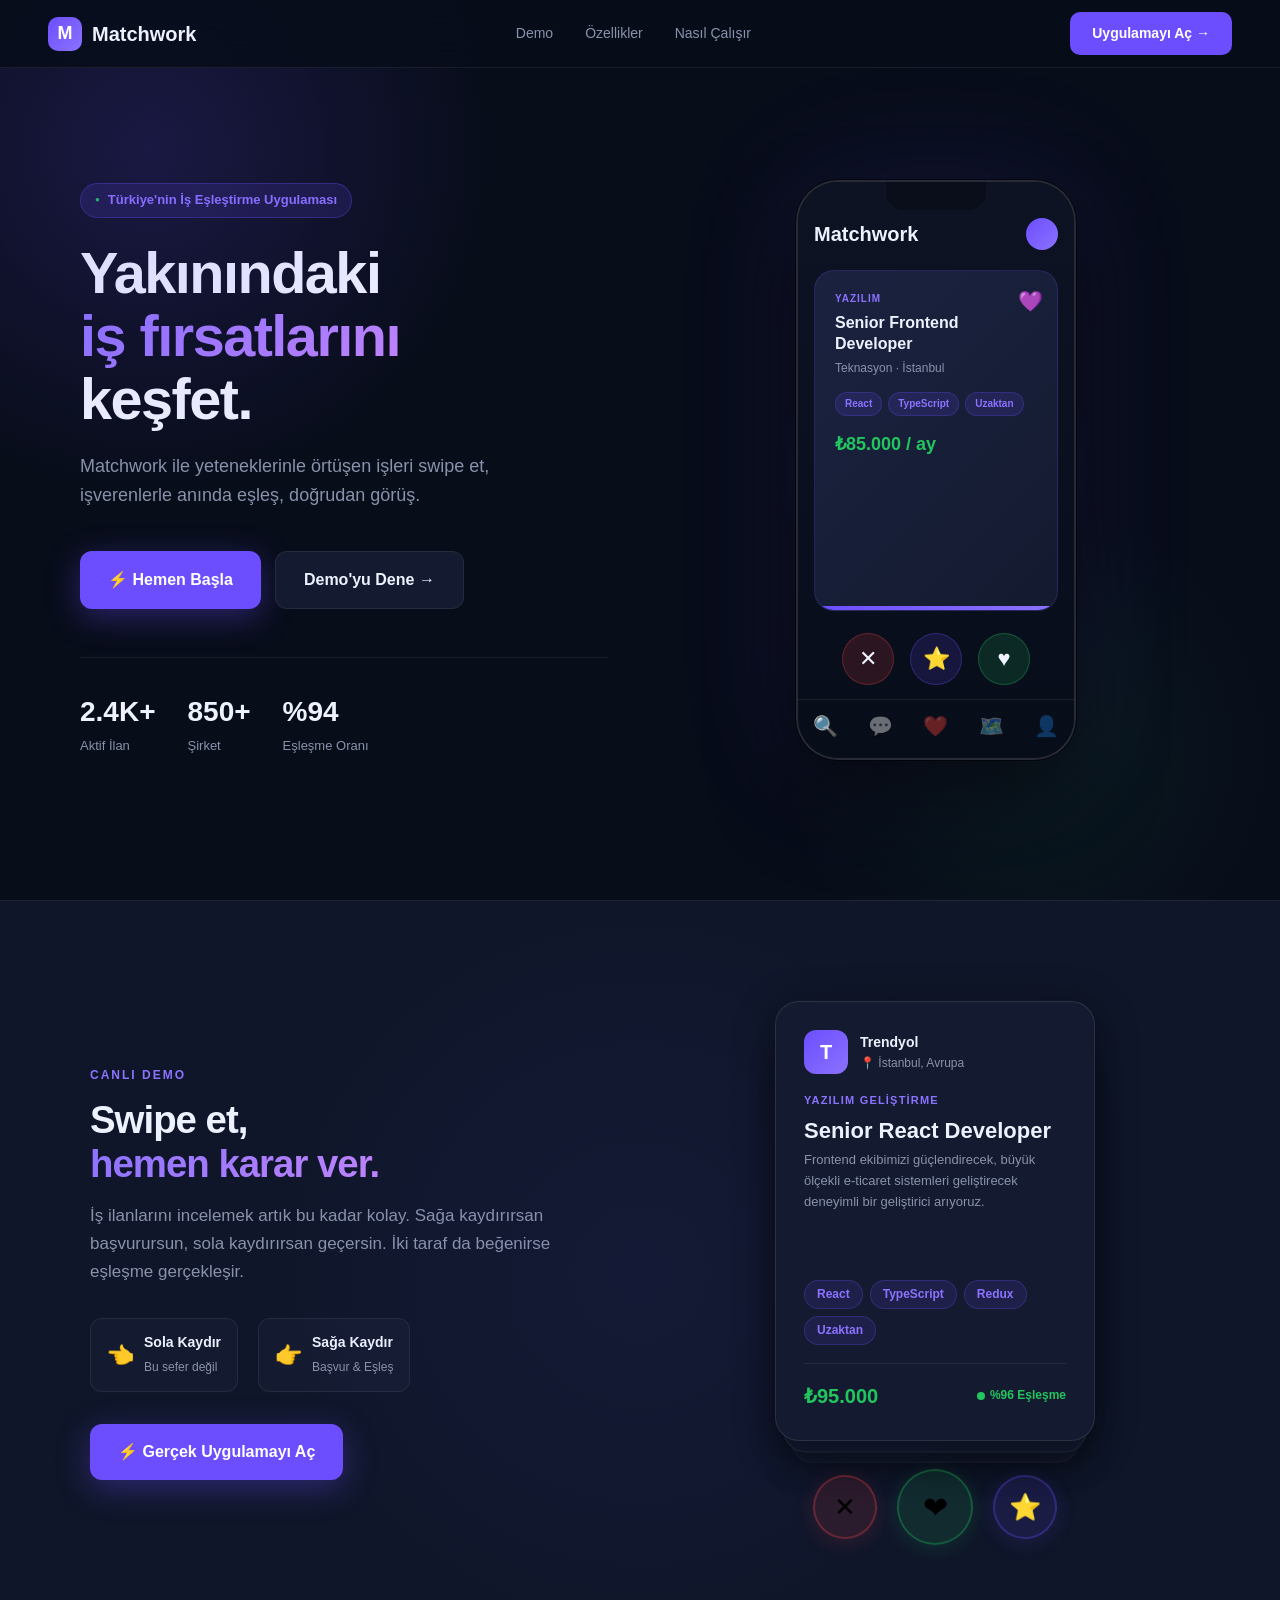
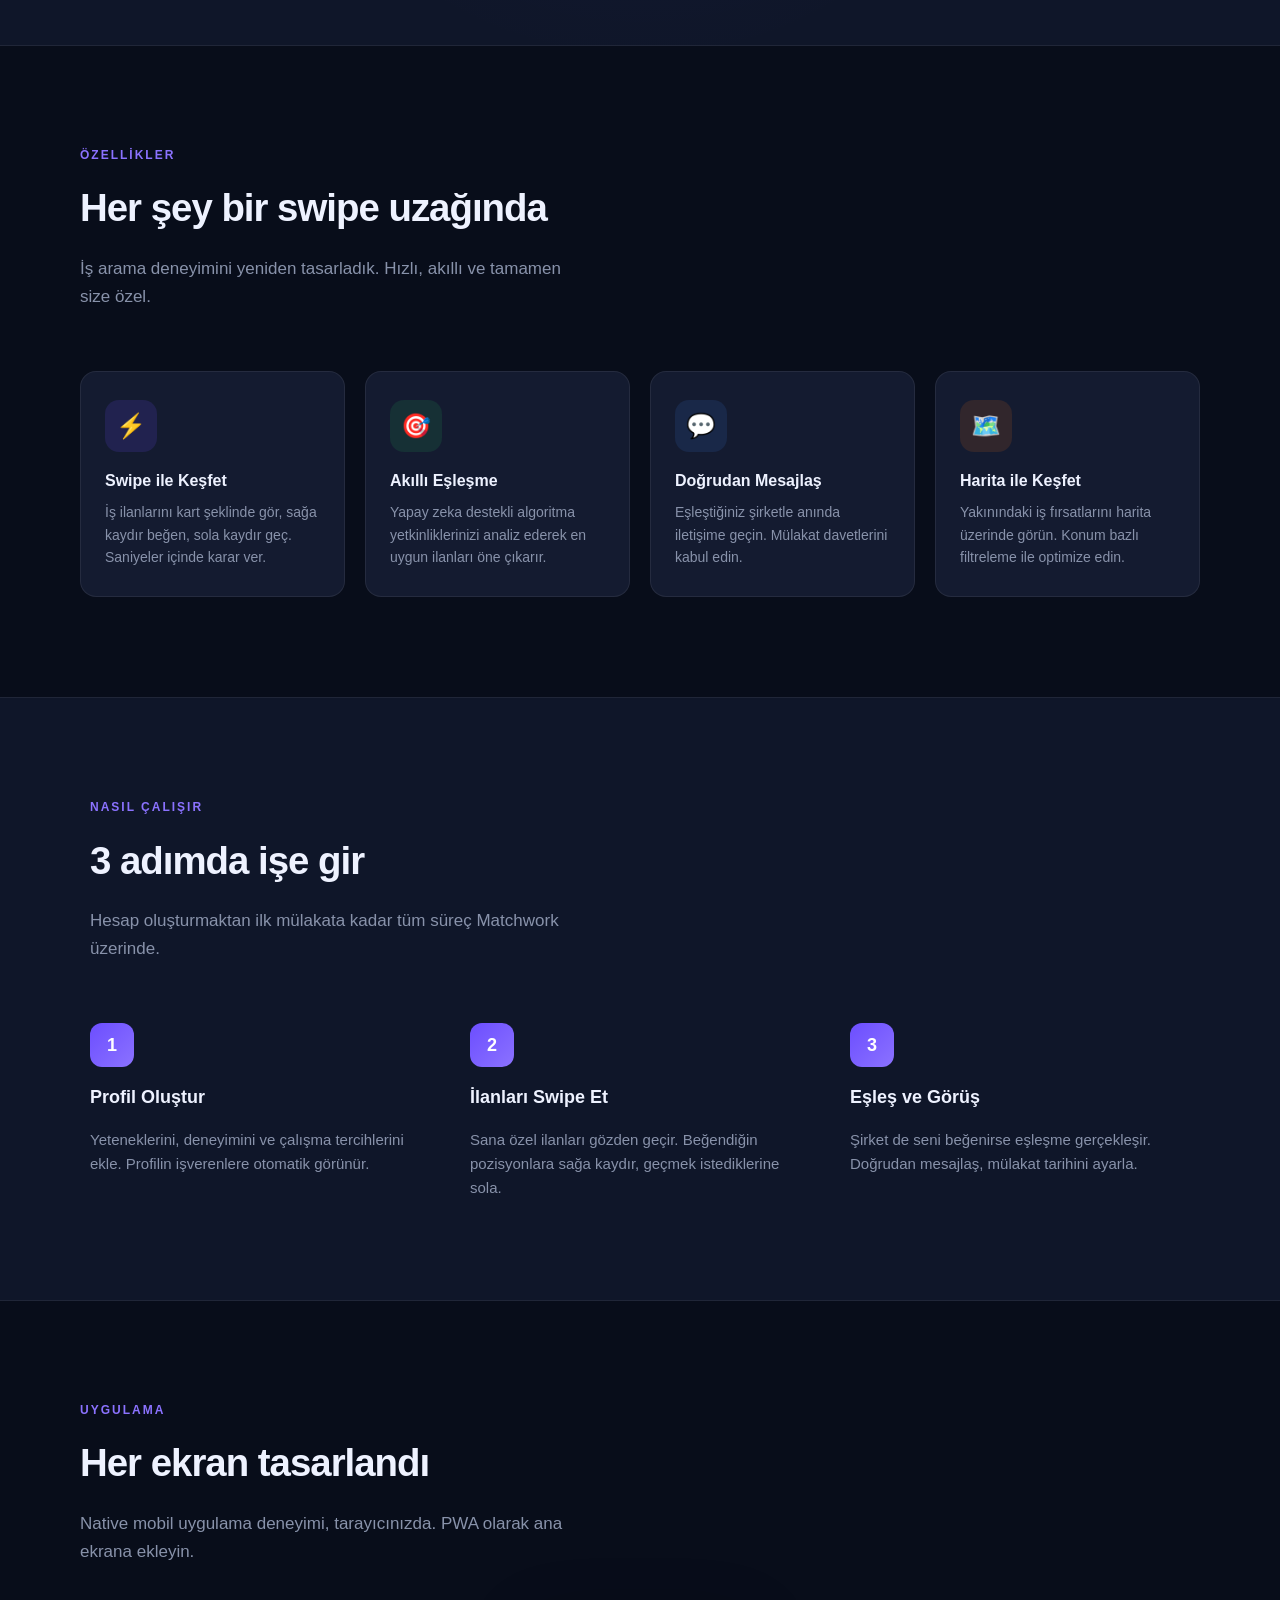
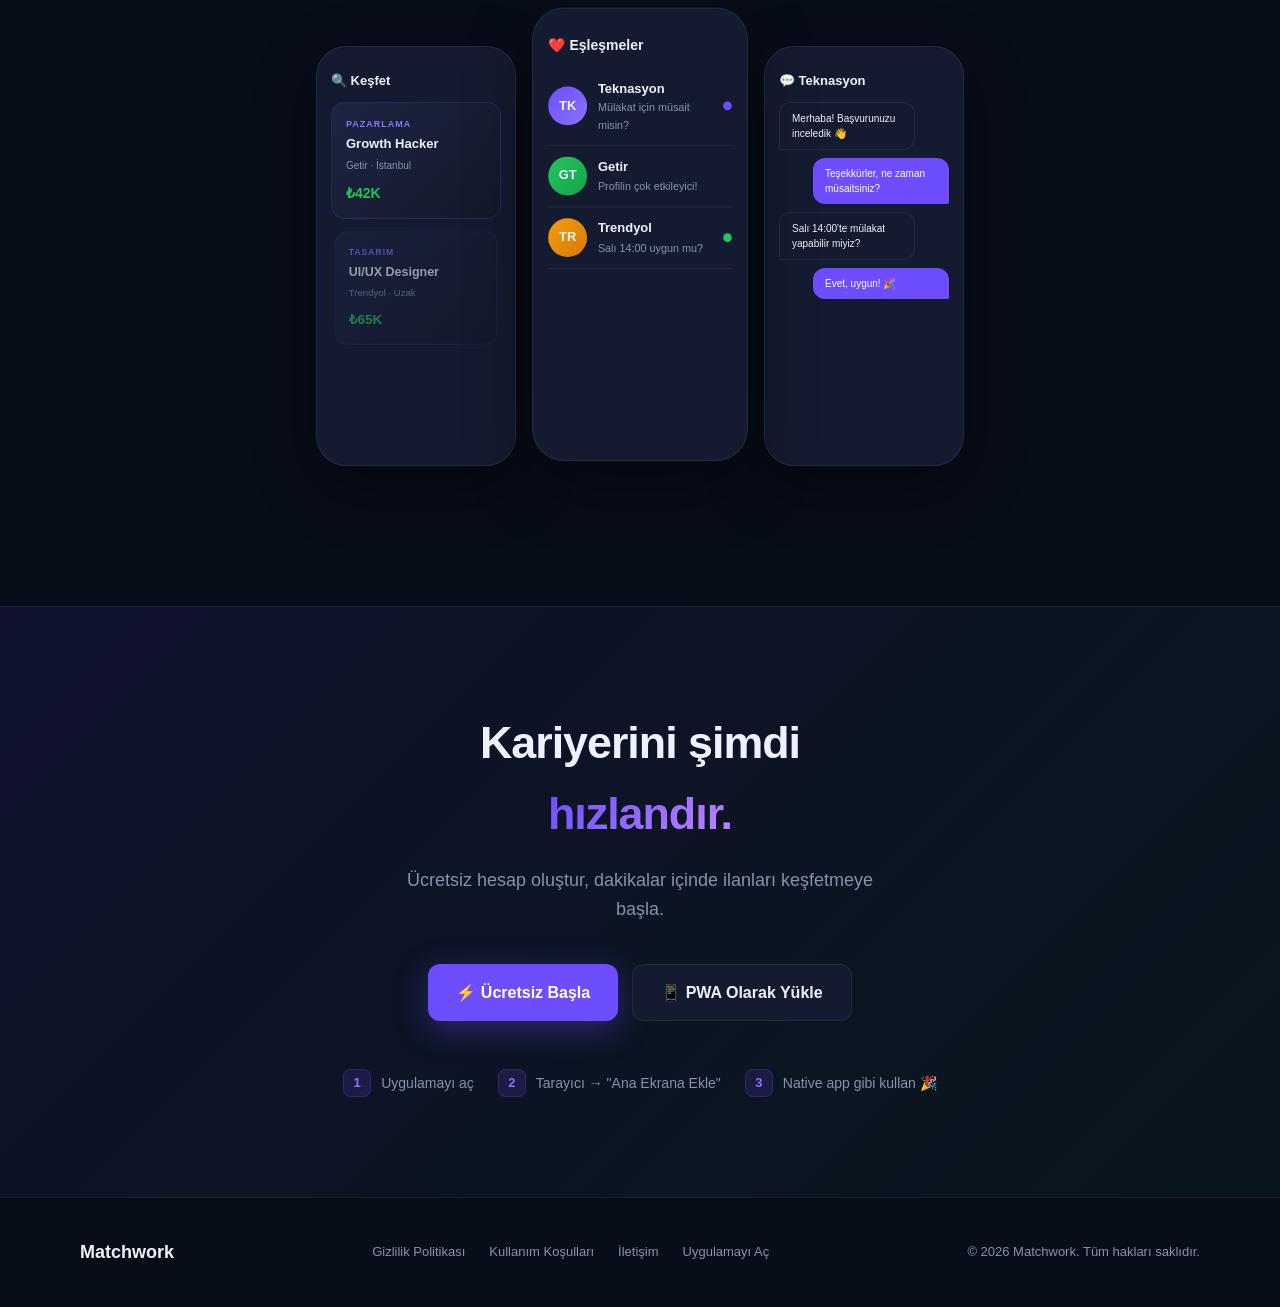
<file: index.html>
<!DOCTYPE html>
<html lang="tr">
<head>
  <meta charset="UTF-8">
  <meta name="viewport" content="width=device-width, initial-scale=1.0">
  <title>Matchwork — Yakınındaki İşleri Keşfet</title>
  <meta name="description" content="Matchwork ile yakınındaki işleri swipe et, işverenlerle eşleş, doğrudan görüş.">
  <link rel="icon" href="assets/icon.svg" type="image/svg+xml">
  <style>
    *, *::before, *::after { box-sizing: border-box; margin: 0; padding: 0; }
    :root {
      --bg: #080D1A; --surface: #0F1629; --card: #141B30;
      --border: rgba(255,255,255,.07);
      --primary: #6C4EFF; --primary2: #8B72FF;
      --accent: #22C55E; --danger: #EF4444;
      --text: #EEF2FF; --muted: #8892AA; --radius: 16px;
    }
    html { scroll-behavior: smooth; }
    body { font-family: -apple-system, BlinkMacSystemFont, "Segoe UI", sans-serif; background: var(--bg); color: var(--text); line-height: 1.6; overflow-x: hidden; }

    nav { position: fixed; top: 0; left: 0; right: 0; z-index: 100; display: flex; align-items: center; justify-content: space-between; padding: 0 48px; height: 68px; background: rgba(8,13,26,.85); backdrop-filter: blur(20px); border-bottom: 1px solid var(--border); }
    .nav-logo { display: flex; align-items: center; gap: 10px; font-size: 20px; font-weight: 800; color: var(--text); text-decoration: none; }
    .nav-logo-icon { width: 34px; height: 34px; border-radius: 10px; background: linear-gradient(135deg,var(--primary),var(--primary2)); display: flex; align-items: center; justify-content: center; font-size: 18px; color: #fff; font-weight: 800; }
    .nav-links { display: flex; gap: 32px; }
    .nav-links a { color: var(--muted); text-decoration: none; font-size: 14px; transition: color .2s; }
    .nav-links a:hover { color: var(--text); }
    .nav-cta { background: var(--primary); color: #fff; padding: 10px 22px; border-radius: 10px; text-decoration: none; font-size: 14px; font-weight: 600; transition: opacity .2s; }
    .nav-cta:hover { opacity: .85; }

    .hero { min-height: 100vh; display: grid; grid-template-columns: 1fr 1fr; align-items: center; gap: 64px; padding: 120px 80px 80px; position: relative; overflow: hidden; }
    .hero::before { content: ""; position: absolute; top: -200px; left: -200px; width: 700px; height: 700px; border-radius: 50%; background: radial-gradient(circle,rgba(108,78,255,.18),transparent 70%); pointer-events: none; }
    .hero::after  { content: ""; position: absolute; bottom: -100px; right: 0; width: 500px; height: 500px; border-radius: 50%; background: radial-gradient(circle,rgba(34,197,94,.08),transparent 70%); pointer-events: none; }
    .hero-badge { display: inline-flex; align-items: center; gap: 8px; background: rgba(108,78,255,.15); border: 1px solid rgba(108,78,255,.3); border-radius: 100px; padding: 6px 14px; font-size: 13px; color: var(--primary2); font-weight: 600; margin-bottom: 24px; }
    .hero-badge::before { content: "●"; font-size: 8px; color: var(--accent); }
    .hero-title { font-size: clamp(36px,4.5vw,60px); font-weight: 900; line-height: 1.1; letter-spacing: -1.5px; margin-bottom: 20px; }
    .hero-title span { background: linear-gradient(135deg,var(--primary2),#C084FC); -webkit-background-clip: text; -webkit-text-fill-color: transparent; background-clip: text; }
    .hero-sub { font-size: 18px; color: var(--muted); max-width: 460px; margin-bottom: 40px; line-height: 1.65; }
    .hero-actions { display: flex; gap: 14px; flex-wrap: wrap; }
    .btn-primary { display: inline-flex; align-items: center; gap: 8px; background: var(--primary); color: #fff; padding: 15px 28px; border-radius: 12px; font-size: 16px; font-weight: 700; text-decoration: none; transition: transform .2s, box-shadow .2s; box-shadow: 0 8px 32px rgba(108,78,255,.35); }
    .btn-primary:hover { transform: translateY(-2px); box-shadow: 0 12px 40px rgba(108,78,255,.45); }
    .btn-secondary { display: inline-flex; align-items: center; gap: 8px; background: var(--card); color: var(--text); border: 1px solid var(--border); padding: 15px 28px; border-radius: 12px; font-size: 16px; font-weight: 600; text-decoration: none; transition: border-color .2s, background .2s; }
    .btn-secondary:hover { border-color: rgba(255,255,255,.2); background: #1A2340; }
    .hero-stats { display: flex; gap: 32px; margin-top: 48px; padding-top: 32px; border-top: 1px solid var(--border); }
    .stat-num { font-size: 28px; font-weight: 800; }
    .stat-label { font-size: 13px; color: var(--muted); margin-top: 2px; }

    .hero-visual { display: flex; justify-content: center; align-items: center; position: relative; z-index: 1; }
    .phone-wrap { position: relative; animation: float 4s ease-in-out infinite; }
    @keyframes float { 0%,100%{transform:translateY(0)} 50%{transform:translateY(-16px)} }
    .phone-frame { width: 280px; height: 580px; background: #0A0E1A; border-radius: 42px; border: 2px solid rgba(255,255,255,.12); box-shadow: 0 0 0 1px rgba(0,0,0,.6), 0 40px 80px rgba(0,0,0,.6), 0 0 120px rgba(108,78,255,.15); overflow: hidden; position: relative; }
    .phone-notch { position: absolute; top: 0; left: 50%; transform: translateX(-50%); width: 100px; height: 28px; background: #0A0E1A; border-radius: 0 0 18px 18px; z-index: 10; }
    .phone-screen { width: 100%; height: 100%; background: linear-gradient(180deg,#0D1323,#080D1A); display: flex; flex-direction: column; }
    .ms-topbar { padding: 36px 16px 12px; display: flex; justify-content: space-between; align-items: center; }
    .ms-logo { font-size: 20px; font-weight: 800; }
    .ms-avatar { width: 32px; height: 32px; border-radius: 50%; background: linear-gradient(135deg,var(--primary),var(--primary2)); }
    .ms-card { margin: 8px 16px; background: linear-gradient(135deg,#1A2240,#141B30); border: 1px solid rgba(108,78,255,.2); border-radius: 20px; padding: 20px; flex: 1; position: relative; overflow: hidden; }
    .ms-card::after { content: "💜"; position: absolute; top: 14px; right: 14px; font-size: 20px; }
    .ms-card-role { font-size: 10px; font-weight: 700; letter-spacing: 1px; color: var(--primary2); margin-bottom: 6px; }
    .ms-card-title { font-size: 16px; font-weight: 800; margin-bottom: 4px; line-height: 1.3; }
    .ms-card-company { font-size: 12px; color: var(--muted); margin-bottom: 14px; }
    .ms-card-tags { display: flex; gap: 6px; flex-wrap: wrap; margin-bottom: 14px; }
    .ms-tag { background: rgba(108,78,255,.15); border: 1px solid rgba(108,78,255,.25); color: var(--primary2); border-radius: 100px; font-size: 10px; font-weight: 600; padding: 3px 9px; }
    .ms-card-salary { font-size: 18px; font-weight: 800; color: var(--accent); }
    .ms-card-bar { position: absolute; bottom: 0; left: 0; right: 0; height: 4px; background: linear-gradient(90deg,var(--primary),var(--primary2)); border-radius: 0 0 20px 20px; }
    .ms-actions { display: flex; justify-content: center; gap: 16px; padding: 14px 16px; }
    .ms-btn { width: 52px; height: 52px; border-radius: 50%; display: flex; align-items: center; justify-content: center; font-size: 22px; }
    .ms-btn-no    { background: rgba(239,68,68,.15); border: 1.5px solid rgba(239,68,68,.3); }
    .ms-btn-yes   { background: rgba(34,197,94,.15);  border: 1.5px solid rgba(34,197,94,.3); }
    .ms-btn-super { background: rgba(108,78,255,.15); border: 1.5px solid rgba(108,78,255,.3); }
    .ms-nav { display: flex; justify-content: space-around; padding: 10px 0 16px; border-top: 1px solid var(--border); }
    .ms-nav-item { font-size: 20px; opacity: .4; }
    .ms-nav-item.active { opacity: 1; }
    .phone-glow { position: absolute; width: 320px; height: 320px; border-radius: 50%; background: radial-gradient(circle,rgba(108,78,255,.2),transparent 70%); top: 50%; left: 50%; transform: translate(-50%,-50%); pointer-events: none; }

    .swipe-section { padding: 100px 80px; background: var(--surface); border-top: 1px solid var(--border); border-bottom: 1px solid var(--border); position: relative; overflow: hidden; }
    .swipe-section::before { content: ""; position: absolute; top: 50%; left: 50%; transform: translate(-50%,-50%); width: 800px; height: 800px; border-radius: 50%; background: radial-gradient(circle,rgba(108,78,255,.06),transparent 70%); pointer-events: none; }
    .swipe-inner { max-width: 1100px; margin: 0 auto; display: grid; grid-template-columns: 1fr 1fr; gap: 80px; align-items: center; }
    .swipe-copy .section-tag { font-size: 12px; font-weight: 700; letter-spacing: 2px; color: var(--primary2); text-transform: uppercase; margin-bottom: 12px; }
    .swipe-copy h2 { font-size: clamp(28px,3vw,44px); font-weight: 900; letter-spacing: -1px; margin-bottom: 16px; line-height: 1.15; }
    .swipe-copy p  { font-size: 17px; color: var(--muted); line-height: 1.65; margin-bottom: 32px; }
    .swipe-hint-row { display: flex; gap: 20px; margin-bottom: 32px; }
    .swipe-hint { display: flex; align-items: center; gap: 10px; background: var(--card); border: 1px solid var(--border); border-radius: 12px; padding: 12px 16px; }
    .swipe-hint-icon { font-size: 22px; }
    .swipe-hint-text strong { display: block; font-size: 14px; }
    .swipe-hint-text span   { font-size: 12px; color: var(--muted); }

    .stack-wrap { display: flex; flex-direction: column; align-items: center; gap: 28px; position: relative; z-index: 1; }
    .card-stack { position: relative; width: 320px; height: 440px; user-select: none; }
    .swipe-card { position: absolute; inset: 0; background: var(--card); border: 1px solid rgba(255,255,255,.1); border-radius: 24px; padding: 28px; cursor: grab; transform-origin: bottom center; transition: transform .15s ease, box-shadow .15s; box-shadow: 0 8px 40px rgba(0,0,0,.4); display: flex; flex-direction: column; will-change: transform; }
    .swipe-card:active { cursor: grabbing; }
    .swipe-card:nth-child(2) { transform: scale(.95) translateY(12px); z-index: 0; pointer-events: none; opacity: .85; }
    .swipe-card:nth-child(3) { transform: scale(.90) translateY(24px); z-index: -1; pointer-events: none; opacity: .6; }
    .swipe-card:nth-child(n+4) { display: none; }
    .swipe-card:first-child { z-index: 10; }
    .card-like-stamp { position: absolute; top: 28px; left: 20px; background: var(--accent); color: #fff; font-size: 22px; font-weight: 900; letter-spacing: 2px; padding: 6px 16px; border-radius: 10px; border: 3px solid #fff; transform: rotate(-20deg); opacity: 0; transition: opacity .1s; pointer-events: none; }
    .card-nope-stamp { position: absolute; top: 28px; right: 20px; background: var(--danger); color: #fff; font-size: 22px; font-weight: 900; letter-spacing: 2px; padding: 6px 16px; border-radius: 10px; border: 3px solid #fff; transform: rotate(20deg); opacity: 0; transition: opacity .1s; pointer-events: none; }
    .sc-company-row { display: flex; align-items: center; gap: 12px; margin-bottom: 18px; }
    .sc-company-logo { width: 44px; height: 44px; border-radius: 12px; display: flex; align-items: center; justify-content: center; font-size: 20px; font-weight: 800; color: #fff; flex-shrink: 0; }
    .sc-company-name { font-size: 14px; font-weight: 600; }
    .sc-company-loc  { font-size: 12px; color: var(--muted); }
    .sc-role  { font-size: 11px; font-weight: 700; letter-spacing: 1.2px; color: var(--primary2); text-transform: uppercase; margin-bottom: 8px; }
    .sc-title { font-size: 22px; font-weight: 900; margin-bottom: 6px; line-height: 1.2; }
    .sc-desc  { font-size: 13px; color: var(--muted); line-height: 1.6; margin-bottom: 18px; flex: 1; }
    .sc-tags  { display: flex; gap: 7px; flex-wrap: wrap; margin-bottom: 18px; }
    .sc-tag   { background: rgba(108,78,255,.12); border: 1px solid rgba(108,78,255,.25); color: var(--primary2); border-radius: 100px; font-size: 12px; font-weight: 600; padding: 4px 12px; }
    .sc-footer { display: flex; justify-content: space-between; align-items: center; padding-top: 16px; border-top: 1px solid var(--border); }
    .sc-salary { font-size: 20px; font-weight: 900; color: var(--accent); }
    .sc-match-badge { display: flex; align-items: center; gap: 5px; font-size: 12px; font-weight: 700; color: var(--accent); }
    .sc-match-badge::before { content: ""; width: 8px; height: 8px; border-radius: 50%; background: var(--accent); display: block; }
    .swipe-btns { display: flex; gap: 20px; align-items: center; }
    .sw-btn { width: 64px; height: 64px; border-radius: 50%; display: flex; align-items: center; justify-content: center; font-size: 26px; cursor: pointer; border: none; transition: transform .2s, box-shadow .2s; }
    .sw-btn:hover  { transform: scale(1.1); }
    .sw-btn:active { transform: scale(.95); }
    .sw-btn-no    { background: rgba(239,68,68,.12); border: 2px solid rgba(239,68,68,.3); box-shadow: 0 4px 20px rgba(239,68,68,.15); }
    .sw-btn-no:hover  { box-shadow: 0 6px 28px rgba(239,68,68,.3); background: rgba(239,68,68,.2); }
    .sw-btn-yes   { width: 76px; height: 76px; font-size: 30px; background: rgba(34,197,94,.12); border: 2px solid rgba(34,197,94,.3); box-shadow: 0 4px 20px rgba(34,197,94,.15); }
    .sw-btn-yes:hover { box-shadow: 0 6px 28px rgba(34,197,94,.3); background: rgba(34,197,94,.2); }
    .sw-btn-super { background: rgba(108,78,255,.12); border: 2px solid rgba(108,78,255,.3); box-shadow: 0 4px 20px rgba(108,78,255,.15); }
    .sw-btn-super:hover { box-shadow: 0 6px 28px rgba(108,78,255,.3); background: rgba(108,78,255,.2); }
    .stack-empty { display: none; flex-direction: column; align-items: center; justify-content: center; width: 320px; height: 440px; background: var(--card); border: 1px solid var(--border); border-radius: 24px; text-align: center; padding: 32px; }
    .stack-empty.visible { display: flex; }
    .empty-icon  { font-size: 48px; margin-bottom: 16px; }
    .empty-title { font-size: 20px; font-weight: 800; margin-bottom: 8px; }
    .empty-sub   { font-size: 14px; color: var(--muted); margin-bottom: 24px; line-height: 1.6; }
    .btn-reset { background: var(--primary); color: #fff; border: none; padding: 12px 24px; border-radius: 10px; font-size: 15px; font-weight: 700; cursor: pointer; }
    .card-fly-right { animation: flyRight .45s cubic-bezier(.55,.06,.68,.19) forwards; }
    .card-fly-left  { animation: flyLeft  .45s cubic-bezier(.55,.06,.68,.19) forwards; }
    @keyframes flyRight { to { transform: translateX(160%) rotate(30deg); opacity: 0; } }
    @keyframes flyLeft  { to { transform: translateX(-160%) rotate(-30deg); opacity: 0; } }

    .section { padding: 100px 80px; }
    .section-tag   { font-size: 12px; font-weight: 700; letter-spacing: 2px; color: var(--primary2); text-transform: uppercase; margin-bottom: 12px; }
    .section-title { font-size: clamp(28px,3vw,44px); font-weight: 900; letter-spacing: -1px; margin-bottom: 16px; max-width: 560px; }
    .section-sub   { font-size: 17px; color: var(--muted); max-width: 500px; margin-bottom: 60px; line-height: 1.65; }
    .features-grid { display: grid; grid-template-columns: repeat(4,1fr); gap: 20px; }
    .feature-card  { background: var(--card); border: 1px solid var(--border); border-radius: var(--radius); padding: 28px 24px; transition: border-color .2s, transform .2s; }
    .feature-card:hover { border-color: rgba(108,78,255,.3); transform: translateY(-4px); }
    .feature-icon  { width: 52px; height: 52px; border-radius: 14px; display: flex; align-items: center; justify-content: center; font-size: 24px; margin-bottom: 16px; }
    .fi-purple { background: rgba(108,78,255,.15); } .fi-green { background: rgba(34,197,94,.12); } .fi-blue { background: rgba(59,130,246,.12); } .fi-orange { background: rgba(249,115,22,.12); }
    .feature-title { font-size: 16px; font-weight: 700; margin-bottom: 8px; }
    .feature-desc  { font-size: 14px; color: var(--muted); line-height: 1.6; }
    .how-bg { background: var(--surface); border-top: 1px solid var(--border); border-bottom: 1px solid var(--border); }
    .steps-grid { display: grid; grid-template-columns: repeat(3,1fr); gap: 40px; }
    .step { display: flex; flex-direction: column; align-items: flex-start; gap: 16px; }
    .step-num   { width: 44px; height: 44px; border-radius: 12px; background: linear-gradient(135deg,var(--primary),var(--primary2)); display: flex; align-items: center; justify-content: center; font-size: 18px; font-weight: 800; color: #fff; flex-shrink: 0; }
    .step-title { font-size: 18px; font-weight: 700; }
    .step-desc  { font-size: 15px; color: var(--muted); line-height: 1.6; }
    .screens-row { display: flex; gap: 24px; justify-content: center; align-items: flex-end; padding: 20px 0 40px; }
    .screen-phone { width: 200px; height: 420px; background: var(--card); border-radius: 30px; border: 1.5px solid var(--border); box-shadow: 0 20px 60px rgba(0,0,0,.4); overflow: hidden; flex-shrink: 0; transition: transform .3s; }
    .screen-phone:hover { transform: scale(1.04) translateY(-8px); }
    .screen-phone.main { transform: scale(1.08) translateY(-20px); }
    .screen-phone.main:hover { transform: scale(1.12) translateY(-24px); }
    .screen-header { padding: 24px 14px 10px; font-size: 13px; font-weight: 700; }
    .screen-content { padding: 0 14px; }
    .sc2-card { background: linear-gradient(135deg,#1C2442,#131929); border: 1px solid rgba(108,78,255,.2); border-radius: 14px; padding: 14px; margin-bottom: 10px; }
    .sc2-tag { font-size: 9px; font-weight: 700; color: var(--primary2); letter-spacing: 1px; }
    .sc2-title  { font-size: 13px; font-weight: 700; margin: 3px 0; }
    .sc2-sub    { font-size: 10px; color: var(--muted); }
    .sc2-salary { font-size: 14px; font-weight: 800; color: var(--accent); margin-top: 8px; }
    .sc-match   { display: flex; align-items: center; gap: 10px; padding: 10px 0; border-bottom: 1px solid var(--border); }
    .sc-match-av   { width: 36px; height: 36px; border-radius: 50%; flex-shrink: 0; display: flex; align-items: center; justify-content: center; font-size: 12px; font-weight: 700; }
    .sc-match-name { font-size: 12px; font-weight: 600; }
    .sc-match-msg  { font-size: 10px; color: var(--muted); }
    .sc-match-dot  { width: 8px; height: 8px; border-radius: 50%; background: var(--primary); margin-left: auto; flex-shrink: 0; }
    .sc-bubble     { border-radius: 12px; padding: 8px 12px; font-size: 10px; line-height: 1.5; max-width: 80%; margin-bottom: 8px; }
    .sc-bubble-out { background: var(--primary); color: #fff; margin-left: auto; border-radius: 12px 12px 2px 12px; }
    .sc-bubble-in  { background: var(--card); border: 1px solid var(--border); border-radius: 12px 12px 12px 2px; }
    .cta-section { text-align: center; background: linear-gradient(135deg,rgba(108,78,255,.08),rgba(34,197,94,.05)); border-top: 1px solid var(--border); padding: 100px 80px; }
    .cta-title { font-size: clamp(28px,3.5vw,48px); font-weight: 900; letter-spacing: -1px; margin-bottom: 16px; }
    .cta-sub { font-size: 18px; color: var(--muted); max-width: 480px; margin: 0 auto 40px; line-height: 1.6; }
    .cta-actions { display: flex; gap: 14px; justify-content: center; flex-wrap: wrap; }
    .install-steps { display: flex; gap: 24px; justify-content: center; margin-top: 48px; flex-wrap: wrap; }
    .install-step { display: flex; align-items: center; gap: 10px; font-size: 14px; color: var(--muted); }
    .install-step-num { width: 28px; height: 28px; border-radius: 8px; background: rgba(108,78,255,.15); border: 1px solid rgba(108,78,255,.25); color: var(--primary2); font-size: 13px; font-weight: 700; display: flex; align-items: center; justify-content: center; flex-shrink: 0; }
    footer { border-top: 1px solid var(--border); padding: 40px 80px; display: flex; justify-content: space-between; align-items: center; flex-wrap: wrap; gap: 20px; }
    .footer-logo  { font-size: 18px; font-weight: 800; color: var(--text); text-decoration: none; }
    .footer-links { display: flex; gap: 24px; flex-wrap: wrap; }
    .footer-links a { font-size: 13px; color: var(--muted); text-decoration: none; transition: color .2s; }
    .footer-links a:hover { color: var(--text); }
    .footer-copy { font-size: 13px; color: var(--muted); }

    @media (max-width: 1000px) { .swipe-inner { grid-template-columns: 1fr; text-align: center; } .swipe-hint-row { justify-content: center; } }
    @media (max-width: 900px) {
      nav { padding: 0 24px; } .nav-links { display: none; }
      .hero { grid-template-columns: 1fr; padding: 100px 24px 60px; text-align: center; }
      .hero-sub { margin: 0 auto 40px; } .hero-actions { justify-content: center; } .hero-stats { justify-content: center; } .hero-visual { order: -1; }
      .phone-frame { width: 220px; height: 450px; }
      .section { padding: 60px 24px; } .swipe-section { padding: 60px 24px; }
      .features-grid { grid-template-columns: 1fr 1fr; } .steps-grid { grid-template-columns: 1fr; gap: 28px; }
      .screens-row { gap: 12px; } .screen-phone { width: 150px; height: 320px; }
      .cta-section { padding: 60px 24px; } footer { padding: 32px 24px; flex-direction: column; text-align: center; }
      .card-stack { width: 280px; height: 400px; } .swipe-card { padding: 22px; }
    }
    @media (max-width: 560px) { .features-grid { grid-template-columns: 1fr; } .screens-row .screen-phone:first-child, .screens-row .screen-phone:last-child { display: none; } }
  </style>
</head>
<body>

<nav>
  <a href="#" class="nav-logo"><div class="nav-logo-icon">M</div>Matchwork</a>
  <div class="nav-links">
    <a href="#swipe">Demo</a>
    <a href="#features">Özellikler</a>
    <a href="#how">Nasıl Çalışır</a>
  </div>
  <a href="/app.html" class="nav-cta">Uygulamayı Aç →</a>
</nav>

<section class="hero">
  <div class="hero-content">
    <div class="hero-badge">Türkiye'nin İş Eşleştirme Uygulaması</div>
    <h1 class="hero-title">Yakınındaki<br><span>iş fırsatlarını</span><br>keşfet.</h1>
    <p class="hero-sub">Matchwork ile yeteneklerinle örtüşen işleri swipe et, işverenlerle anında eşleş, doğrudan görüş.</p>
    <div class="hero-actions">
      <a href="/app.html" class="btn-primary">⚡ Hemen Başla</a>
      <a href="#swipe" class="btn-secondary">Demo'yu Dene →</a>
    </div>
    <div class="hero-stats">
      <div class="stat-item"><div class="stat-num">2.4K+</div><div class="stat-label">Aktif İlan</div></div>
      <div class="stat-item"><div class="stat-num">850+</div><div class="stat-label">Şirket</div></div>
      <div class="stat-item"><div class="stat-num">%94</div><div class="stat-label">Eşleşme Oranı</div></div>
    </div>
  </div>
  <div class="hero-visual">
    <div class="phone-wrap">
      <div class="phone-glow"></div>
      <div class="phone-frame">
        <div class="phone-notch"></div>
        <div class="phone-screen">
          <div class="ms-topbar"><span class="ms-logo">Matchwork</span><div class="ms-avatar"></div></div>
          <div class="ms-card">
            <div class="ms-card-role">YAZILIM</div>
            <div class="ms-card-title">Senior Frontend Developer</div>
            <div class="ms-card-company">Teknasyon · İstanbul</div>
            <div class="ms-card-tags"><span class="ms-tag">React</span><span class="ms-tag">TypeScript</span><span class="ms-tag">Uzaktan</span></div>
            <div class="ms-card-salary">₺85.000 / ay</div>
            <div class="ms-card-bar"></div>
          </div>
          <div class="ms-actions">
            <div class="ms-btn ms-btn-no">✕</div><div class="ms-btn ms-btn-super">⭐</div><div class="ms-btn ms-btn-yes">♥</div>
          </div>
          <div class="ms-nav">
            <div class="ms-nav-item active">🔍</div><div class="ms-nav-item">💬</div><div class="ms-nav-item">❤️</div><div class="ms-nav-item">🗺️</div><div class="ms-nav-item">👤</div>
          </div>
        </div>
      </div>
    </div>
  </div>
</section>

<section class="swipe-section" id="swipe">
  <div class="swipe-inner">
    <div class="swipe-copy">
      <div class="section-tag">Canlı Demo</div>
      <h2>Swipe et,<br><span style="background:linear-gradient(135deg,var(--primary2),#C084FC);-webkit-background-clip:text;-webkit-text-fill-color:transparent;background-clip:text">hemen karar ver.</span></h2>
      <p>İş ilanlarını incelemek artık bu kadar kolay. Sağa kaydırırsan başvurursun, sola kaydırırsan geçersin. İki taraf da beğenirse eşleşme gerçekleşir.</p>
      <div class="swipe-hint-row">
        <div class="swipe-hint"><div class="swipe-hint-icon">👈</div><div class="swipe-hint-text"><strong>Sola Kaydır</strong><span>Bu sefer değil</span></div></div>
        <div class="swipe-hint"><div class="swipe-hint-icon">👉</div><div class="swipe-hint-text"><strong>Sağa Kaydır</strong><span>Başvur &amp; Eşleş</span></div></div>
      </div>
      <a href="/app.html" class="btn-primary" style="display:inline-flex">⚡ Gerçek Uygulamayı Aç</a>
    </div>
    <div class="stack-wrap">
      <div class="card-stack" id="cardStack">
        <div class="swipe-card">
          <div class="card-like-stamp">BEĞEN ❤</div><div class="card-nope-stamp">✕ GEÇ</div>
          <div class="sc-company-row"><div class="sc-company-logo" style="background:linear-gradient(135deg,#6C4EFF,#8B72FF)">T</div><div><div class="sc-company-name">Trendyol</div><div class="sc-company-loc">📍 İstanbul, Avrupa</div></div></div>
          <div class="sc-role">YAZILIM GELİŞTİRME</div>
          <div class="sc-title">Senior React Developer</div>
          <div class="sc-desc">Frontend ekibimizi güçlendirecek, büyük ölçekli e-ticaret sistemleri geliştirecek deneyimli bir geliştirici arıyoruz.</div>
          <div class="sc-tags"><span class="sc-tag">React</span><span class="sc-tag">TypeScript</span><span class="sc-tag">Redux</span><span class="sc-tag">Uzaktan</span></div>
          <div class="sc-footer"><div class="sc-salary">₺95.000</div><div class="sc-match-badge">%96 Eşleşme</div></div>
        </div>
        <div class="swipe-card">
          <div class="card-like-stamp">BEĞEN ❤</div><div class="card-nope-stamp">✕ GEÇ</div>
          <div class="sc-company-row"><div class="sc-company-logo" style="background:linear-gradient(135deg,#F59E0B,#D97706)">G</div><div><div class="sc-company-name">Getir</div><div class="sc-company-loc">📍 İstanbul, Kadıköy</div></div></div>
          <div class="sc-role">ÜRÜN YÖNETİMİ</div>
          <div class="sc-title">Product Manager</div>
          <div class="sc-desc">Hızlı büyüyen operasyon ekibimiz için ürün stratejisi belirleyecek, roadmap yönetecek bir PM arıyoruz.</div>
          <div class="sc-tags"><span class="sc-tag">Agile</span><span class="sc-tag">Analiz</span><span class="sc-tag">B2C</span></div>
          <div class="sc-footer"><div class="sc-salary">₺75.000</div><div class="sc-match-badge">%91 Eşleşme</div></div>
        </div>
        <div class="swipe-card">
          <div class="card-like-stamp">BEĞEN ❤</div><div class="card-nope-stamp">✕ GEÇ</div>
          <div class="sc-company-row"><div class="sc-company-logo" style="background:linear-gradient(135deg,#22C55E,#16A34A)">P</div><div><div class="sc-company-name">Param</div><div class="sc-company-loc">📍 Ankara · Uzak</div></div></div>
          <div class="sc-role">TASARIM</div>
          <div class="sc-title">UI/UX Designer</div>
          <div class="sc-desc">Fintech ürünlerimiz için kullanıcı deneyimi tasarlayacak, araştırma ve prototip süreçlerini yönetecek bir tasarımcı.</div>
          <div class="sc-tags"><span class="sc-tag">Figma</span><span class="sc-tag">Mobil</span><span class="sc-tag">Fintech</span></div>
          <div class="sc-footer"><div class="sc-salary">₺60.000</div><div class="sc-match-badge">%88 Eşleşme</div></div>
        </div>
        <div class="swipe-card">
          <div class="card-like-stamp">BEĞEN ❤</div><div class="card-nope-stamp">✕ GEÇ</div>
          <div class="sc-company-row"><div class="sc-company-logo" style="background:linear-gradient(135deg,#3B82F6,#1D4ED8)">H</div><div><div class="sc-company-name">Hepsiburada</div><div class="sc-company-loc">📍 İstanbul, Maslak</div></div></div>
          <div class="sc-role">VERİ BİLİMİ</div>
          <div class="sc-title">Data Scientist</div>
          <div class="sc-desc">E-ticaret datamızı analiz edecek, makine öğrenmesi modelleri geliştirerek kişiselleştirme sistemlerimizi iyileştirecek.</div>
          <div class="sc-tags"><span class="sc-tag">Python</span><span class="sc-tag">ML</span><span class="sc-tag">SQL</span></div>
          <div class="sc-footer"><div class="sc-salary">₺110.000</div><div class="sc-match-badge">%85 Eşleşme</div></div>
        </div>
        <div class="swipe-card">
          <div class="card-like-stamp">BEĞEN ❤</div><div class="card-nope-stamp">✕ GEÇ</div>
          <div class="sc-company-row"><div class="sc-company-logo" style="background:linear-gradient(135deg,#EC4899,#BE185D)">P</div><div><div class="sc-company-name">Peak Games</div><div class="sc-company-loc">📍 İstanbul · Hibrit</div></div></div>
          <div class="sc-role">PAZARLAMA</div>
          <div class="sc-title">Growth Marketing Manager</div>
          <div class="sc-desc">Mobil oyun kullanıcı edinme ve büyüme stratejilerini yönetecek, performans kampanyalarını optimize edecek.</div>
          <div class="sc-tags"><span class="sc-tag">UA</span><span class="sc-tag">Meta Ads</span><span class="sc-tag">Gaming</span></div>
          <div class="sc-footer"><div class="sc-salary">₺68.000</div><div class="sc-match-badge">%82 Eşleşme</div></div>
        </div>
      </div>
      <div class="stack-empty" id="stackEmpty">
        <div class="empty-icon">🎉</div>
        <div class="empty-title">Hepsi bu kadar!</div>
        <div class="empty-sub">Gerçek uygulamada binlerce ilan seni bekliyor. Hemen hesap oluştur.</div>
        <button class="btn-reset" onclick="resetStack()">↺ Yeniden Başlat</button>
      </div>
      <div class="swipe-btns" id="swipeBtns">
        <button class="sw-btn sw-btn-no"    onclick="swipeCard('left')">✕</button>
        <button class="sw-btn sw-btn-yes"   onclick="swipeCard('right')">❤</button>
        <button class="sw-btn sw-btn-super" onclick="swipeCard('super')">⭐</button>
      </div>
    </div>
  </div>
</section>

<section class="section" id="features">
  <div class="section-tag">Özellikler</div>
  <h2 class="section-title">Her şey bir swipe uzağında</h2>
  <p class="section-sub">İş arama deneyimini yeniden tasarladık. Hızlı, akıllı ve tamamen size özel.</p>
  <div class="features-grid">
    <div class="feature-card"><div class="feature-icon fi-purple">⚡</div><div class="feature-title">Swipe ile Keşfet</div><p class="feature-desc">İş ilanlarını kart şeklinde gör, sağa kaydır beğen, sola kaydır geç. Saniyeler içinde karar ver.</p></div>
    <div class="feature-card"><div class="feature-icon fi-green">🎯</div><div class="feature-title">Akıllı Eşleşme</div><p class="feature-desc">Yapay zeka destekli algoritma yetkinliklerinizi analiz ederek en uygun ilanları öne çıkarır.</p></div>
    <div class="feature-card"><div class="feature-icon fi-blue">💬</div><div class="feature-title">Doğrudan Mesajlaş</div><p class="feature-desc">Eşleştiğiniz şirketle anında iletişime geçin. Mülakat davetlerini kabul edin.</p></div>
    <div class="feature-card"><div class="feature-icon fi-orange">🗺️</div><div class="feature-title">Harita ile Keşfet</div><p class="feature-desc">Yakınındaki iş fırsatlarını harita üzerinde görün. Konum bazlı filtreleme ile optimize edin.</p></div>
  </div>
</section>

<section class="section how-bg" id="how">
  <div style="max-width:1100px;margin:0 auto">
    <div class="section-tag">Nasıl Çalışır</div>
    <h2 class="section-title">3 adımda işe gir</h2>
    <p class="section-sub">Hesap oluşturmaktan ilk mülakata kadar tüm süreç Matchwork üzerinde.</p>
    <div class="steps-grid">
      <div class="step"><div class="step-num">1</div><div class="step-title">Profil Oluştur</div><p class="step-desc">Yeteneklerini, deneyimini ve çalışma tercihlerini ekle. Profilin işverenlere otomatik görünür.</p></div>
      <div class="step"><div class="step-num">2</div><div class="step-title">İlanları Swipe Et</div><p class="step-desc">Sana özel ilanları gözden geçir. Beğendiğin pozisyonlara sağa kaydır, geçmek istediklerine sola.</p></div>
      <div class="step"><div class="step-num">3</div><div class="step-title">Eşleş ve Görüş</div><p class="step-desc">Şirket de seni beğenirse eşleşme gerçekleşir. Doğrudan mesajlaş, mülakat tarihini ayarla.</p></div>
    </div>
  </div>
</section>

<section class="section" id="screens">
  <div class="section-tag">Uygulama</div>
  <h2 class="section-title">Her ekran tasarlandı</h2>
  <p class="section-sub">Native mobil uygulama deneyimi, tarayıcınızda. PWA olarak ana ekrana ekleyin.</p>
  <div class="screens-row">
    <div class="screen-phone">
      <div class="screen-header">🔍 Keşfet</div>
      <div class="screen-content">
        <div class="sc2-card"><div class="sc2-tag">PAZARLAMA</div><div class="sc2-title">Growth Hacker</div><div class="sc2-sub">Getir · İstanbul</div><div class="sc2-salary">₺42K</div></div>
        <div class="sc2-card" style="opacity:.6;transform:scale(.96)"><div class="sc2-tag">TASARIM</div><div class="sc2-title">UI/UX Designer</div><div class="sc2-sub">Trendyol · Uzak</div><div class="sc2-salary">₺65K</div></div>
      </div>
    </div>
    <div class="screen-phone main">
      <div class="screen-header">❤️ Eşleşmeler</div>
      <div class="screen-content">
        <div class="sc-match"><div class="sc-match-av" style="background:linear-gradient(135deg,#6C4EFF,#8B72FF)">TK</div><div><div class="sc-match-name">Teknasyon</div><div class="sc-match-msg">Mülakat için müsait misin?</div></div><div class="sc-match-dot"></div></div>
        <div class="sc-match"><div class="sc-match-av" style="background:linear-gradient(135deg,#22C55E,#16A34A)">GT</div><div><div class="sc-match-name">Getir</div><div class="sc-match-msg">Profilin çok etkileyici!</div></div></div>
        <div class="sc-match"><div class="sc-match-av" style="background:linear-gradient(135deg,#F59E0B,#D97706)">TR</div><div><div class="sc-match-name">Trendyol</div><div class="sc-match-msg">Salı 14:00 uygun mu?</div></div><div class="sc-match-dot" style="background:var(--accent)"></div></div>
      </div>
    </div>
    <div class="screen-phone">
      <div class="screen-header">💬 Teknasyon</div>
      <div class="screen-content">
        <div class="sc-bubble sc-bubble-in">Merhaba! Başvurunuzu inceledik 👋</div>
        <div class="sc-bubble sc-bubble-out">Teşekkürler, ne zaman müsaitsiniz?</div>
        <div class="sc-bubble sc-bubble-in">Salı 14:00'te mülakat yapabilir miyiz?</div>
        <div class="sc-bubble sc-bubble-out">Evet, uygun! 🎉</div>
      </div>
    </div>
  </div>
</section>

<section class="cta-section">
  <h2 class="cta-title">Kariyerini şimdi<br><span style="background:linear-gradient(135deg,#6C4EFF,#C084FC);-webkit-background-clip:text;-webkit-text-fill-color:transparent;background-clip:text">hızlandır.</span></h2>
  <p class="cta-sub">Ücretsiz hesap oluştur, dakikalar içinde ilanları keşfetmeye başla.</p>
  <div class="cta-actions">
    <a href="/app.html" class="btn-primary">⚡ Ücretsiz Başla</a>
    <a href="/app.html" class="btn-secondary">📱 PWA Olarak Yükle</a>
  </div>
  <div class="install-steps">
    <div class="install-step"><div class="install-step-num">1</div>Uygulamayı aç</div>
    <div class="install-step"><div class="install-step-num">2</div>Tarayıcı → "Ana Ekrana Ekle"</div>
    <div class="install-step"><div class="install-step-num">3</div>Native app gibi kullan 🎉</div>
  </div>
</section>

<footer>
  <a href="#" class="footer-logo">Matchwork</a>
  <div class="footer-links">
    <a href="#">Gizlilik Politikası</a>
    <a href="#">Kullanım Koşulları</a>
    <a href="#">İletişim</a>
    <a href="/app.html">Uygulamayı Aç</a>
  </div>
  <div class="footer-copy">© 2026 Matchwork. Tüm hakları saklıdır.</div>
</footer>

<script>
(function() {
  const stack = document.getElementById("cardStack");
  const empty = document.getElementById("stackEmpty");
  const btns  = document.getElementById("swipeBtns");
  let dragging = false, startX = 0, startY = 0, curX = 0;

  function top() { return stack.querySelector(".swipe-card:first-child"); }

  function stamps(card, dx) {
    const ls = card.querySelector(".card-like-stamp");
    const ns = card.querySelector(".card-nope-stamp");
    const t = 40;
    if (dx > t)       { ls.style.opacity = Math.min((dx-t)/60,1); ns.style.opacity = 0; }
    else if (dx < -t) { ns.style.opacity = Math.min((-dx-t)/60,1); ls.style.opacity = 0; }
    else              { ls.style.opacity = 0; ns.style.opacity = 0; }
  }

  function down(e) {
    const c = top(); if (!c) return;
    dragging = true;
    startX = e.touches ? e.touches[0].clientX : e.clientX;
    startY = e.touches ? e.touches[0].clientY : e.clientY;
    curX = 0; c.style.transition = "none";
  }

  function move(e) {
    if (!dragging) return;
    const c = top(); if (!c) return;
    curX = (e.touches ? e.touches[0].clientX : e.clientX) - startX;
    const dy = (e.touches ? e.touches[0].clientY : e.clientY) - startY;
    c.style.transform = `translateX(${curX}px) translateY(${dy*.3}px) rotate(${curX*.08}deg)`;
    stamps(c, curX);
    const g = curX > 0 ? `rgba(34,197,94,${Math.min(curX/200,.4)})` : `rgba(239,68,68,${Math.min(-curX/200,.4)})`;
    c.style.boxShadow = `0 8px 40px ${g},0 8px 40px rgba(0,0,0,.4)`;
  }

  function up() {
    if (!dragging) return; dragging = false;
    const c = top(); if (!c) return;
    c.style.transition = "";
    if      (curX >  100) fly(c, "right");
    else if (curX < -100) fly(c, "left");
    else {
      c.style.transform = ""; c.style.boxShadow = "";
      c.querySelector(".card-like-stamp").style.opacity = 0;
      c.querySelector(".card-nope-stamp").style.opacity = 0;
    }
    curX = 0;
  }

  function fly(card, dir) {
    card.querySelector(".card-like-stamp").style.opacity = dir==="right" ? 1 : 0;
    card.querySelector(".card-nope-stamp").style.opacity = dir==="left"  ? 1 : 0;
    card.classList.add(dir==="right" ? "card-fly-right" : "card-fly-left");
    card.addEventListener("animationend", () => {
      card.remove();
      stack.querySelectorAll(".swipe-card").forEach((c,i) => {
        c.style.transition = "transform .3s";
        if (i===0) { c.style.transform=""; c.style.boxShadow=""; c.style.pointerEvents=""; c.style.opacity=""; }
      });
      if (!stack.querySelector(".swipe-card")) {
        stack.style.display = "none";
        empty.classList.add("visible");
        btns.style.opacity = ".3";
        btns.style.pointerEvents = "none";
      }
    }, { once: true });
  }

  window.swipeCard  = d => { const c = top(); if (c) fly(c, d==="left"?"left":"right"); };
  window.resetStack = () => location.reload();

  stack.addEventListener("mousedown",  down);
  window.addEventListener("mousemove", move);
  window.addEventListener("mouseup",   up);
  stack.addEventListener("touchstart", down, { passive:true });
  window.addEventListener("touchmove",  move, { passive:true });
  window.addEventListener("touchend",   up);
  stack.addEventListener("dragstart",  e => e.preventDefault());
})();
</script>
</body>
</html>
</file>
